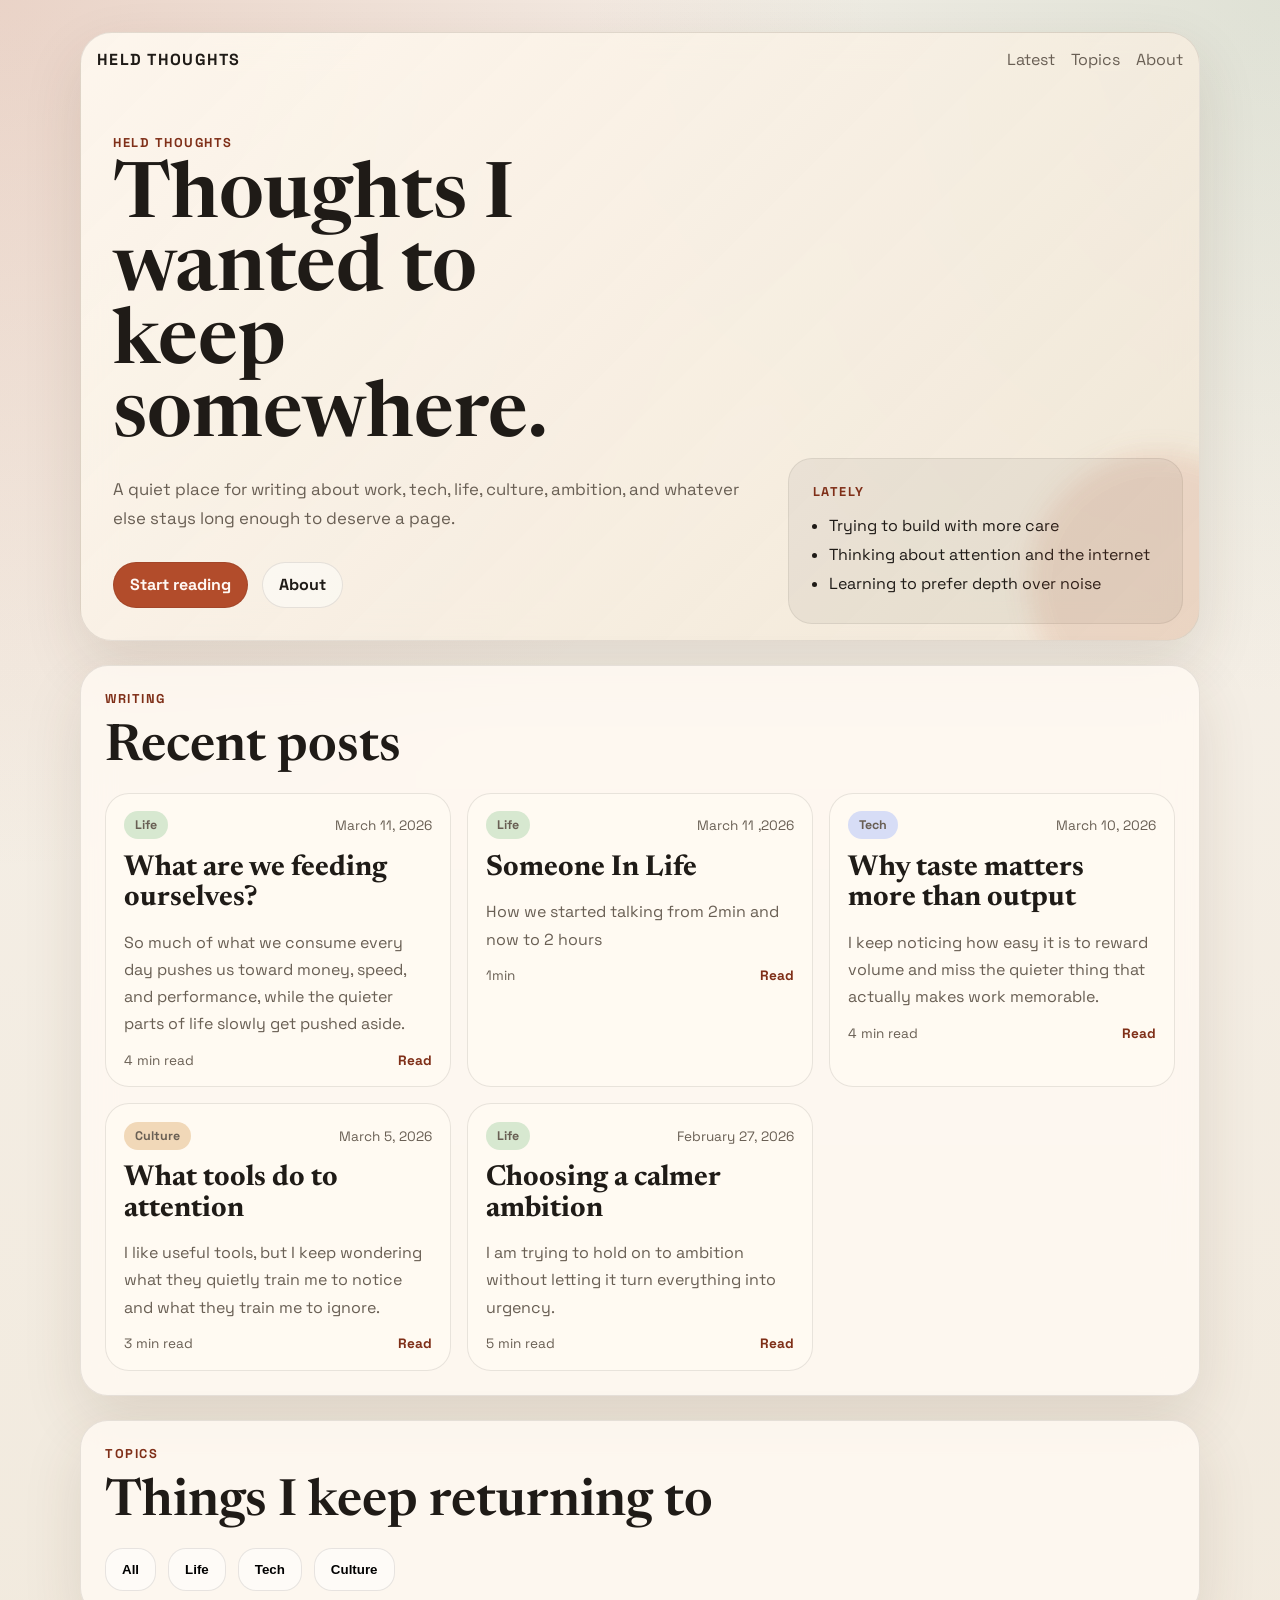
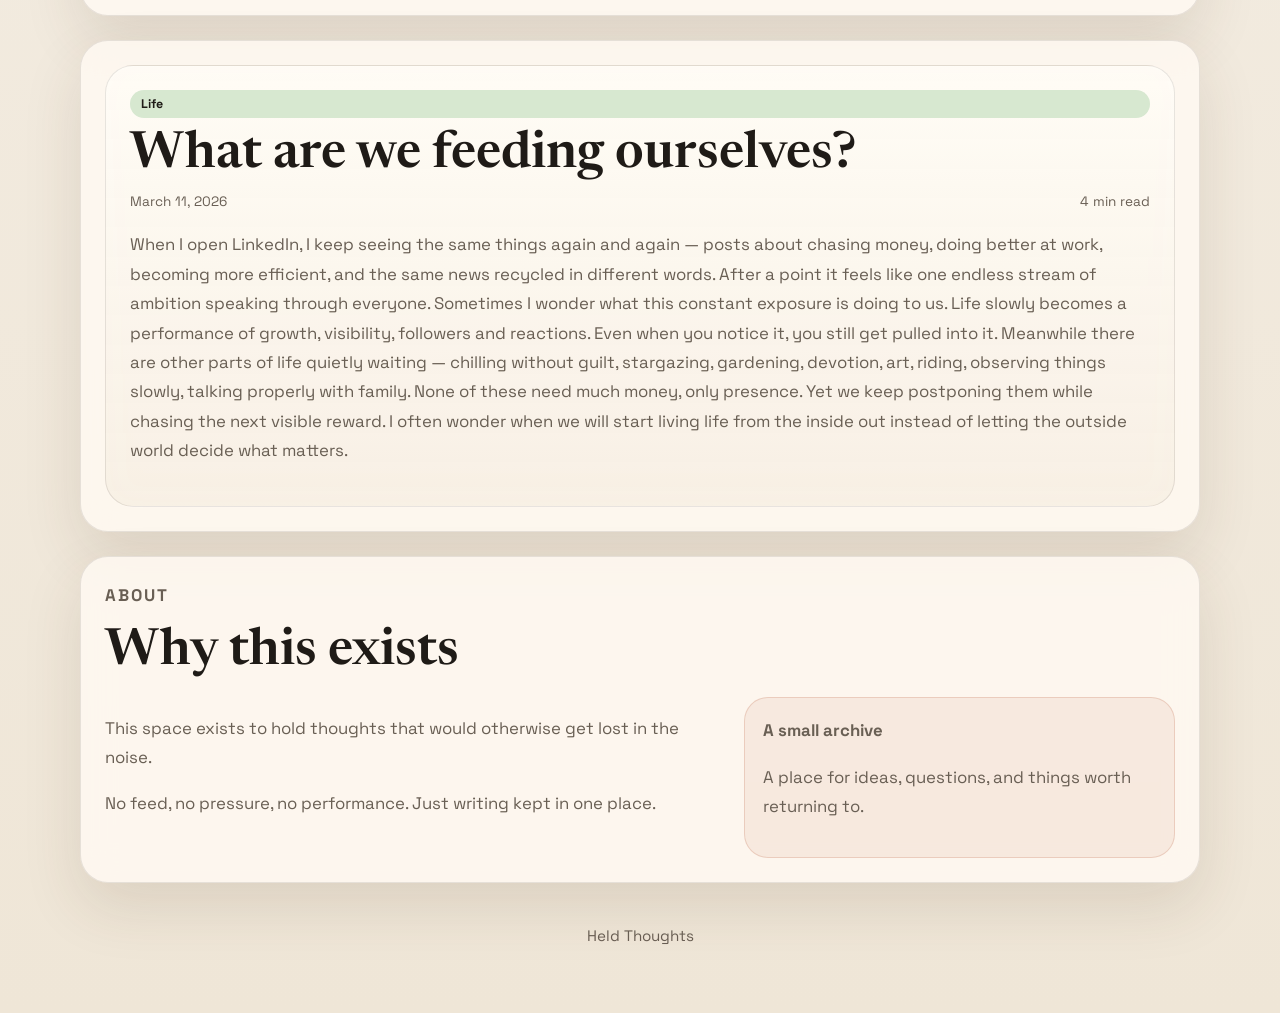
<file: index.html>
<!DOCTYPE html>
<html lang="en">
<head>
  <meta charset="UTF-8">
  <meta name="viewport" content="width=device-width, initial-scale=1.0">
  <title>Held Thoughts</title>
  <link rel="preconnect" href="https://fonts.googleapis.com">
  <link rel="preconnect" href="https://fonts.gstatic.com" crossorigin>
  <link href="https://fonts.googleapis.com/css2?family=Space+Grotesk:wght@400;500;700&family=Newsreader:opsz,wght@6..72,400;6..72,600&display=swap" rel="stylesheet">
  <link rel="stylesheet" href="styles.css">
</head>
<body>
  <div class="page-shell">
    <header class="hero">
      <nav class="topbar">
        <div class="brand">Held Thoughts</div>
        <div class="topbar-links">
          <a href="#latest">Latest</a>
          <a href="#topics">Topics</a>
          <a href="#about">About</a>
        </div>
      </nav>

      <div class="hero-copy">
        <p class="eyebrow">Held Thoughts</p>
        <h1>Thoughts I wanted to keep somewhere.</h1>
        <p class="hero-text">
          A quiet place for writing about work, tech, life, culture, ambition, and whatever else stays long enough to deserve a page.
        </p>
        <div class="hero-actions">
          <a class="button button-primary" href="#latest">Start reading</a>
          <a class="button button-secondary" href="#about">About</a>
        </div>
      </div>

      <div class="hero-panel">
        <p class="hero-panel-label">Lately</p>
        <ul>
          <li>Trying to build with more care</li>
          <li>Thinking about attention and the internet</li>
          <li>Learning to prefer depth over noise</li>
        </ul>
      </div>
    </header>

    <main>
      <section class="section" id="latest">
        <div class="section-heading">
          <p class="section-kicker">Writing</p>
          <h2>Recent posts</h2>
        </div>
        <div class="post-grid" id="post-grid"></div>
      </section>

      <section class="section topics" id="topics">
        <div class="section-heading">
          <p class="section-kicker">Topics</p>
          <h2>Things I keep returning to</h2>
        </div>
        <div class="topic-pills" id="topic-pills"></div>
      </section>

      <section class="section article-section" id="article">
        <article class="article-card" id="article-view">
          <p class="article-placeholder">Pick a post and read it here.</p>
        </article>
      </section>

      <section class="section about" id="about">
        <div class="section-heading">
          <p class="section-kicker">About</p>
          <h2>Why this exists</h2>
        </div>
        <div class="about-grid">
          <div>
            <p>
              This space exists to hold thoughts that would otherwise get lost in the noise.
            </p>
            <p>
              No feed, no pressure, no performance. Just writing kept in one place.
            </p>
          </div>
          <div class="about-note">
            <p class="about-note-title">A small archive</p>
            <p>A place for ideas, questions, and things worth returning to.</p>
          </div>
        </div>
      </section>
    </main>

    <footer class="site-footer">
       <p><a href="/HeldThoughts/admin/">Held Thoughts</a></p>
    </footer>
  </div>

  <script src="script.js"></script>
</body>
</html>
</file>
<file: styles.css>
:root {
  --bg: #f4efe7;
  --bg-accent: #e7dcc8;
  --surface: rgba(255, 250, 242, 0.84);
  --surface-strong: #fffaf2;
  --ink: #1f1b17;
  --muted: #695f54;
  --line: rgba(31, 27, 23, 0.1);
  --brand: #b24c2b;
  --brand-deep: #7f2f18;
  --topic-a: #d7e8d0;
  --topic-b: #f1d8b8;
  --topic-c: #d7ddf6;
  --shadow: 0 24px 60px rgba(73, 49, 26, 0.12);
}

* {
  box-sizing: border-box;
}

html {
  scroll-behavior: smooth;
}

body {
  margin: 0;
  font-family: "Space Grotesk", sans-serif;
  color: var(--ink);
  background:
    radial-gradient(circle at top left, rgba(178, 76, 43, 0.18), transparent 30%),
    radial-gradient(circle at top right, rgba(120, 154, 120, 0.18), transparent 24%),
    linear-gradient(180deg, #f6f1ea 0%, #efe6d7 100%);
  min-height: 100vh;
}

a {
  color: inherit;
  text-decoration: none;
}

code {
  font-family: "Space Grotesk", sans-serif;
  background: rgba(31, 27, 23, 0.06);
  padding: 0.15rem 0.4rem;
  border-radius: 999px;
}

.page-shell {
  width: min(1120px, calc(100% - 2rem));
  margin: 0 auto;
  padding: 1rem 0 4rem;
}

.hero,
.section,
.article-card {
  backdrop-filter: blur(16px);
}

.hero {
  position: relative;
  overflow: hidden;
  display: grid;
  grid-template-columns: 1.5fr 0.9fr;
  gap: 2rem;
  padding: 1rem;
  margin-top: 1rem;
  border: 1px solid var(--line);
  border-radius: 32px;
  background: linear-gradient(135deg, rgba(255, 249, 240, 0.9), rgba(240, 229, 212, 0.82));
  box-shadow: var(--shadow);
}

.hero::after {
  content: "";
  position: absolute;
  inset: auto -8% -12% auto;
  width: 260px;
  height: 260px;
  border-radius: 50%;
  background: rgba(178, 76, 43, 0.12);
  filter: blur(12px);
}

.topbar {
  grid-column: 1 / -1;
  display: flex;
  align-items: center;
  justify-content: space-between;
  gap: 1rem;
}

.brand {
  font-size: 1rem;
  font-weight: 700;
  letter-spacing: 0.08em;
  text-transform: uppercase;
}

.topbar-links {
  display: flex;
  gap: 1rem;
  color: var(--muted);
}

.hero-copy {
  padding: 2rem 1rem 1rem;
}

.eyebrow,
.section-kicker,
.hero-panel-label {
  margin: 0 0 0.75rem;
  font-size: 0.8rem;
  font-weight: 700;
  letter-spacing: 0.12em;
  text-transform: uppercase;
  color: var(--brand-deep);
}

.hero h1,
.section h2 {
  margin: 0;
  font-family: "Newsreader", serif;
  font-weight: 600;
  line-height: 0.95;
}

.hero h1 {
  max-width: 10ch;
  font-size: clamp(3rem, 6vw, 5.6rem);
}

.hero-text,
.about p,
.article-body p,
.article-body li,
.site-footer p {
  color: var(--muted);
  font-size: 1.05rem;
  line-height: 1.75;
}

.hero-text {
  max-width: 58ch;
  margin-top: 1.25rem;
}

.hero-actions {
  display: flex;
  flex-wrap: wrap;
  gap: 0.85rem;
  margin-top: 1.75rem;
}

.button {
  display: inline-flex;
  align-items: center;
  justify-content: center;
  min-height: 46px;
  padding: 0 1rem;
  border-radius: 999px;
  border: 1px solid var(--line);
  font-weight: 700;
}

.button-primary {
  background: var(--brand);
  color: #fff8f4;
}

.button-secondary {
  background: rgba(255, 255, 255, 0.45);
}

.hero-panel {
  align-self: end;
  padding: 1.5rem;
  border-radius: 24px;
  background: rgba(31, 27, 23, 0.05);
  border: 1px solid rgba(31, 27, 23, 0.08);
}

.hero-panel ul {
  margin: 0;
  padding-left: 1rem;
  color: var(--ink);
  line-height: 1.8;
}

.section {
  margin-top: 1.5rem;
  padding: 1.5rem;
  border-radius: 28px;
  border: 1px solid var(--line);
  background: var(--surface);
  box-shadow: var(--shadow);
}

.section-heading {
  display: flex;
  flex-direction: column;
  gap: 0.35rem;
  margin-bottom: 1.25rem;
}

.section h2 {
  font-size: clamp(2rem, 4vw, 3.3rem);
}

.post-grid {
  display: grid;
  grid-template-columns: repeat(3, minmax(0, 1fr));
  gap: 1rem;
}

.post-card {
  display: flex;
  flex-direction: column;
  gap: 0.9rem;
  padding: 1.1rem;
  border-radius: 24px;
  border: 1px solid var(--line);
  background: var(--surface-strong);
  transition: transform 180ms ease, box-shadow 180ms ease;
}

.post-card:hover {
  transform: translateY(-4px);
  box-shadow: 0 18px 32px rgba(73, 49, 26, 0.12);
}

.post-meta {
  display: flex;
  align-items: center;
  justify-content: space-between;
  gap: 0.75rem;
  font-size: 0.85rem;
  color: var(--muted);
}

.tag {
  display: inline-flex;
  align-items: center;
  min-height: 28px;
  padding: 0 0.7rem;
  border-radius: 999px;
  font-size: 0.78rem;
  font-weight: 700;
}

.tag-tech {
  background: var(--topic-c);
}

.tag-life {
  background: var(--topic-a);
}

.tag-culture {
  background: var(--topic-b);
}

.post-title {
  margin: 0;
  font-family: "Newsreader", serif;
  font-size: 1.8rem;
  line-height: 1.05;
}

.post-excerpt {
  margin: 0;
  color: var(--muted);
  line-height: 1.7;
}

.post-link {
  margin-top: auto;
  font-weight: 700;
  color: var(--brand-deep);
}

.topic-pills {
  display: flex;
  flex-wrap: wrap;
  gap: 0.75rem;
}

.topic-pill {
  padding: 0.8rem 1rem;
  border-radius: 18px;
  border: 1px solid var(--line);
  background: rgba(255, 255, 255, 0.5);
  font-weight: 600;
}

.article-card {
  padding: 1.5rem;
  border-radius: 28px;
  border: 1px solid var(--line);
  background: linear-gradient(180deg, rgba(255, 252, 246, 0.96), rgba(247, 239, 227, 0.9));
}

.article-placeholder {
  margin: 0;
  color: var(--muted);
}

.article-header {
  display: flex;
  flex-direction: column;
  gap: 0.85rem;
  margin-bottom: 1.25rem;
}

.article-title {
  margin: 0;
  font-family: "Newsreader", serif;
  font-size: clamp(2.3rem, 5vw, 4rem);
  line-height: 1;
}

.article-body ul {
  color: var(--muted);
  line-height: 1.75;
}

.about-grid {
  display: grid;
  grid-template-columns: 1.3fr 0.9fr;
  gap: 1rem;
}

.about-note {
  padding: 1.15rem;
  border-radius: 24px;
  background: rgba(178, 76, 43, 0.08);
  border: 1px solid rgba(178, 76, 43, 0.18);
}

.about-note-title {
  margin: 0 0 0.5rem;
  font-weight: 700;
}

.site-footer {
  margin-top: 1.5rem;
  padding: 1rem 0 0;
  text-align: center;
}

.site-footer p {
  margin: 0;
  font-size: 0.95rem;
}

.fade-in {
  opacity: 0;
  transform: translateY(16px);
  animation: rise 500ms ease forwards;
}

.fade-in:nth-child(2) {
  animation-delay: 80ms;
}

.fade-in:nth-child(3) {
  animation-delay: 160ms;
}

@keyframes rise {
  to {
    opacity: 1;
    transform: translateY(0);
  }
}

@media (max-width: 900px) {
  .hero,
  .about-grid,
  .post-grid {
    grid-template-columns: 1fr;
  }

  .hero-copy {
    padding-right: 0;
  }

  .topbar {
    flex-direction: column;
    align-items: flex-start;
  }
}

@media (max-width: 640px) {
  .page-shell {
    width: min(100% - 1rem, 1120px);
  }

  .hero,
  .section,
  .article-card {
    border-radius: 22px;
  }

  .hero h1 {
    max-width: 100%;
  }

  .topbar-links {
    flex-wrap: wrap;
  }
}
</file>
